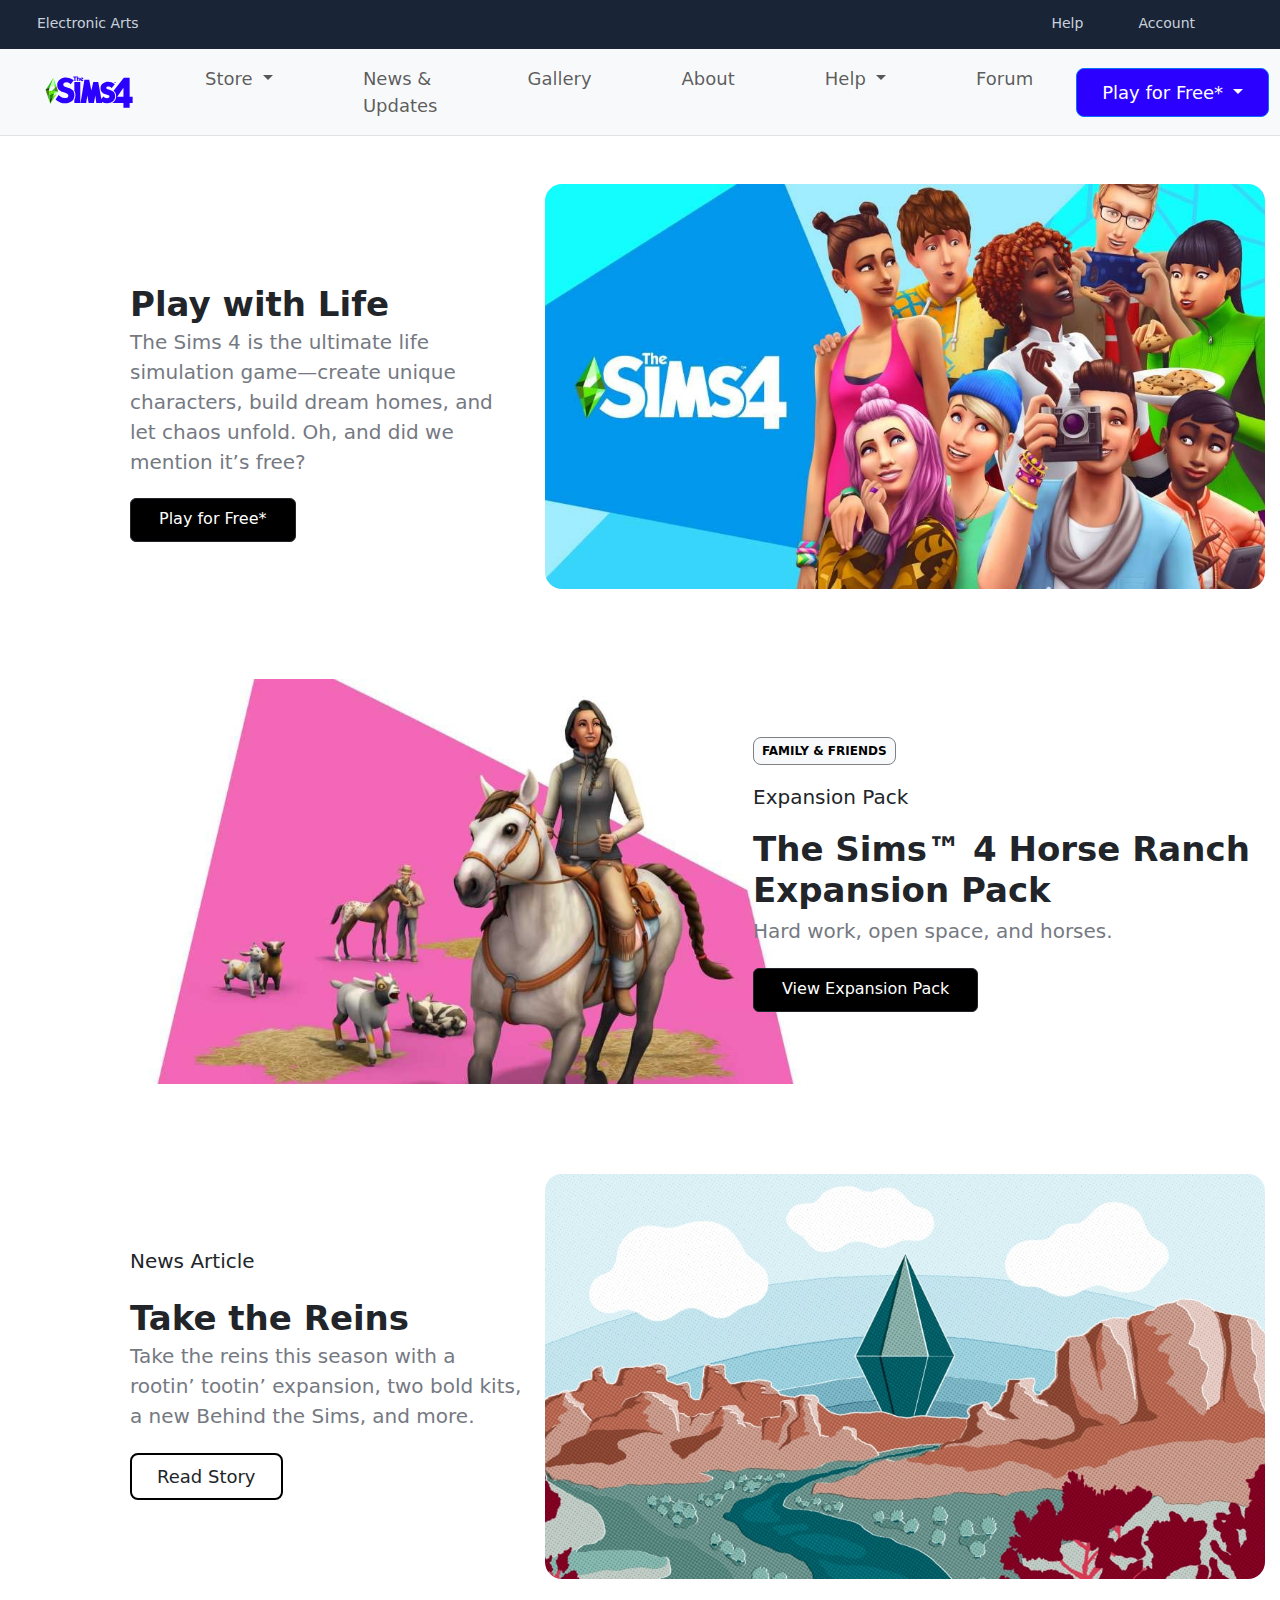
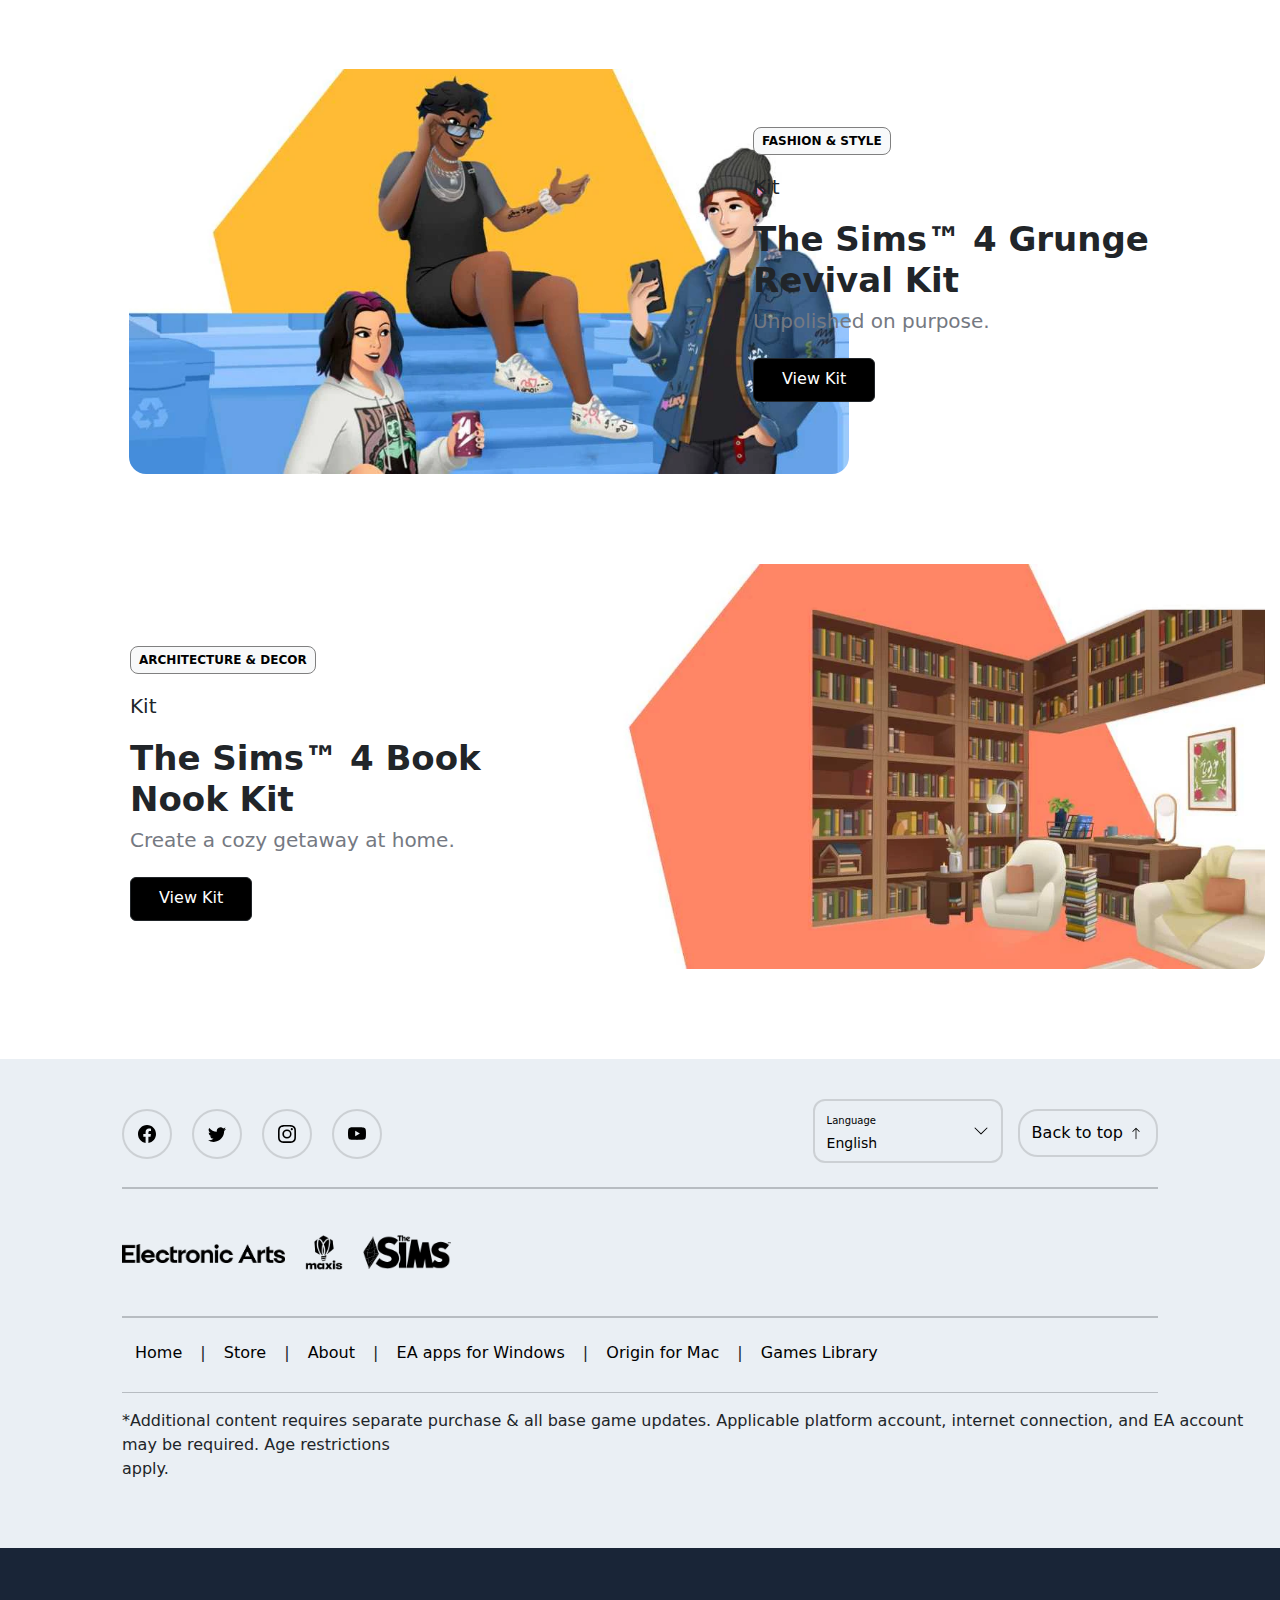
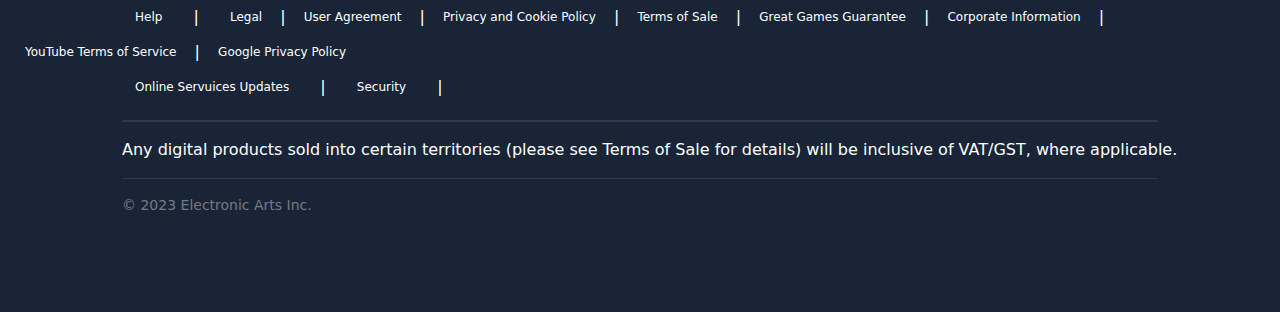
<file: sims4.html>
<!DOCTYPE html>
<html lang="en">
<head>
    <meta charset="UTF-8">
    <meta http-equiv="X-UA-Compatible" content="IE=edge">
    <meta name="viewport" content="width=device-width, initial-scale=1.0">
    <title>The Sims™ 4 - Download free - Electronic Arts</title>
    <link rel="icon" type="image/png" href="assets/favicon.png">
    <link rel="stylesheet" href="css/bootstrap.min.css">
    <link rel="stylesheet" href="css/bootstrap-icons.css">
    <script src="js/bootstrap.bundle.min.js"></script>
    <script src="js/jquery.min.js"></script>
</head>
<body style="background-color: white;">
    <!-- header -->
    <div class="header" style="background-color: #192537; height: 49px;">
        <div class="row" style="width: 100%;">
            <div class="col-6">
                <a href="" class="btn"><h6 class="pt-2 ps-4" style="color: #CAD1DD; font-size: 14px;">Electronic Arts</h6></a>
            </div>
            <div class="col-6 text-end">
                <a href="" class="btn"><h6 class="pt-2 text-end me-4" style="color: #CAD1DD; font-size: 14px;">Help</h6></a>
                <a href="" class="btn"><h6 class="pt-2 text-end me-5" style="color: #CAD1DD; font-size: 14px;">Account</h6></a>
            </div>
        </div>
    </div>

    <!-- CSS Navbar -->
    <style>
      .navbar-nav > li {
        margin-left: 39px;
        margin-right: 35px;
      }
    </style>

    <!-- Navbar -->
    <nav class="navbar navbar-expand-lg border-bottom bg-body-tertiary">
        <div class="container-fluid">
          <a class="navbar-brand ms-4" href="#">
            <svg viewBox="0 0 105 38" fill="none" xmlns="http://www.w3.org/2000/svg" alt="The Sims 4" height="32" width="106">
                <path d="m6.52 32.885 9.307-14.41-5.49-16.35L1 16.608l5.52 16.277Z" fill="#C7FFBD"></path><path d="M93.405 24.512h-7.441l7.441-10.482v10.482Zm7.356 0V2.062h-6.912L81.7 17.526c1.678 1.286 2.991 3.268 2.991 6.52 0 2.789-1.014 5.155-2.932 6.84a9.279 9.279 0 0 1-1.695 1.173h13.322v5.67h7.369v-5.67h3.568v-7.547h-3.561ZM82.386 8.32h.287V7.31h.375v-.255h-1.04v.254h.375l.003 1.011Zm1.202-.855.352.555h.023l.349-.555v.855h.263V7.055h-.296l-.33.535-.328-.535h-.307v1.269h.274v-.86Zm-56.819 6.334c-2.596-.806-4.838-1.5-4.838-3.605 0-1.814 2.12-2.644 3.558-2.644 2.218 0 3.564.74 5.006 1.933l.24.195 3.653-4.649-.246-.188a15.08 15.08 0 0 0-8.887-2.994c-5.107 0-10.531 3.126-10.531 8.922 0 6.232 4.499 7.676 8.468 8.955 2.6.832 4.844 1.553 4.844 3.634 0 2.155-2.577 2.882-4.202 2.882-3.841 0-6.583-2.772-7.438-3.589l-3.62 5.224c3.169 2.627 5.802 3.886 8.352 4.369a17.5 17.5 0 0 0 2.995.258c3.11 0 5.891-.856 7.836-2.41 2.136-1.698 3.265-4.209 3.265-7.269 0-6.394-4.502-7.792-8.474-9.02l.02-.004Zm49.677 2.574c-2.153-.66-3.472-1.14-3.472-2.36 0-1.017 1.359-1.579 2.303-1.579 1.728 0 2.709.582 4.019 1.728l.23.202 3.568-4.547-.22-.178a12.42 12.42 0 0 0-7.764-2.802c-4.322 0-8.91 2.673-8.91 7.626 0 5.343 4.101 6.662 7.1 7.623 2.158.694 3.481 1.18 3.481 2.38 0 1.377-1.892 1.823-2.81 1.823-1.748 0-3.212-.624-4.23-1.804l-.23-.267-2.35 3.01-3.715-20.074h-5.822l-2.34 10.134-2.55-12.84h-5.678l-4.608 27.61h6.714l1.353-8.835 1.576 8.836h6.23l1.666-8.922 1.132 8.922h7l-.3-1.305.06.026c1.963 1 4.138 1.509 6.339 1.484 5.683 0 9.353-3.225 9.353-8.218 0-5.472-4.107-6.748-7.109-7.676l-.016.003Zm-34.31-9.212v24.898h-7.05v-3.91a10.854 10.854 0 0 0 1.297-5.33c0-2.2-.497-3.882-1.297-5.194V7.161h7.05Zm1.856-1.055a3.152 3.152 0 0 0 1.876-.69l-.658-.929c-.335.266-.74.427-1.166.463a1.034 1.034 0 0 1-.694-.255l2.67-1.728c-.52-.816-1.156-1.21-1.976-1.21a2.158 2.158 0 0 0-1.538.62 2.177 2.177 0 0 0-.499 2.363 2.174 2.174 0 0 0 1.158 1.19c.261.113.543.173.827.176Zm.079-3.304c.163 0 .323.044.464.126l-1.471.951v-.05a.997.997 0 0 1 .616-.938.984.984 0 0 1 .388-.072l.003-.017ZM38.038 6.07h1.205V3.555c0-.472.237-.726.615-.726.31 0 .451.191.451.591v2.643h1.215V3.037a1.188 1.188 0 0 0-.746-1.214 1.174 1.174 0 0 0-.499-.078 1.509 1.509 0 0 0-1.152.528V.33h-1.089v5.74Zm-1.583 0h-1.35V1.725h-1.44l.368-1.279h3.722v1.279h-1.297l-.003 4.345Z" fill="#2B00FF"></path><path d="m15.85 18.475-.326.505-.017-.01-4.334 1.421.889-2.392 3.788.476Z" fill="#76FF83"></path><path d="m15.523 18.98-1.58 2.452-.02-.013-4.179 2.815 1.428-3.843 4.335-1.42.016.01Z" fill="#C7FFBD"></path><path d="m6.51 32.941 3.235-8.707 4.23-2.852-7.465 11.56ZM12.973 9.926l.75 2.227-2.077 2.033-.329-2.974c.58-.391 1.133-.82 1.656-1.286Z" fill="#5EEA03"></path><path d="m11.647 14.185.063.05.424 3.681-.072.083-3.818-.48 3.403-3.333Z" fill="#35BA2A"></path><path d="m10.334 2.082 2.633 7.844c-.52.468-1.069.901-1.646 1.296l-.987-9.14Z" fill="#76FF83"></path><path d="m5.894 27.307.616 5.634-1.573-4.64.895-.944.062-.05Z" fill="#5EEA03"></path><path d="m11.173 20.391-1.428 3.843-.014.01-.082.142-3.67 2.921h-.085l-.076-.053-.497-4.652.046-.12.073-.095 5.654-2.026.079.03Z" fill="#258402"></path><path d="m5.368 22.483.527 4.824-.063.05-.902.945-1.767-5.218.05-.056s1.355-.373 2.093-.598l.062.053Z" fill="#35BA2A"></path><path d="m9.731 24.244.013-.01-3.235 8.707-.615-5.634 3.837-3.063Z" fill="#134401"></path><path d="m4.777 17.084.59 5.399c-1.175.357-2.05.568-2.189.601L.979 16.608l.083-.06 3.62.456.095.08ZM13.724 12.157l2.126 6.318-3.788-.476-.414-3.813 2.076-2.03Z" fill="#4E801A"></path><path d="m12.058 17.999-.875 2.389s-4.506 1.702-5.796 2.091l-.59-5.399 3.52.443 3.741.476Z" fill="#5EEA03"></path><path d="m2.014 14.995.135.053 3.646-.991s.102-.136.142-.149h.016l4.38-11.833-8.32 12.92Z" fill="#35BA2A"></path><path d="M5.936 13.921a25.228 25.228 0 0 1-3.923 1.074L.979 16.608l3.805.476 1.175-3.17-.023.007Z" fill="#134401"></path><path d="m10.334 2.082-4.38 11.833a23.064 23.064 0 0 0 5.374-2.693l-.994-9.14Z" fill="#C7FFBD"></path><path d="M11.327 11.222a23.063 23.063 0 0 1-5.375 2.693l-1.175 3.169 3.463.436 3.406-3.334-.32-2.964Z" fill="#F6F7F5"></path>
            </svg>
          </a>
          <button class="navbar-toggler" type="button" data-bs-toggle="collapse" data-bs-target="#navbarSupportedContent" aria-controls="navbarSupportedContent" aria-expanded="false" aria-label="Toggle navigation">
            <span class="navbar-toggler-icon"></span>
          </button>
          <div class="collapse navbar-collapse" id="navbarSupportedContent">
            <ul class="navbar-nav mx-auto justify-content-center me-auto mb-2 mb-lg-0" style="font-size: 18px;">
              <li class="nav-item dropdown">
                <a class="nav-link dropdown-toggle" href="#" role="button" data-bs-toggle="dropdown" aria-expanded="false">
                  Store
                </a>
                <ul class="dropdown-menu">
                  <li><a class="dropdown-item" href="#">Discover</a></li>
                  <li><a class="dropdown-item" href="#">Browse All</a></li>
                  <li><a class="dropdown-item" href="#">Expansion Packs</a></li>
                  <li><a class="dropdown-item" href="#">Game Packs</a></li>
                  <li><a class="dropdown-item" href="#">Stuff Packs</a></li>
                  <li><a class="dropdown-item" href="#">Kits</a></li>
                  <li><a class="dropdown-item" href="#">Bundles</a></li>
                </ul>
              </li>
              <li class="nav-item">
                <a class="nav-link" href="#">News & Updates</a>
              </li>
              <li class="nav-item">
                <a class="nav-link" href="#">Gallery</a>
              </li>
              <li class="nav-item">
                <a class="nav-link" href="#">About</a>
              </li>
              <li class="nav-item dropdown">
                <a class="nav-link dropdown-toggle" href="#" role="button" data-bs-toggle="dropdown" aria-expanded="false">
                  Help
                </a>
                <ul class="dropdown-menu">
                  <li><a class="dropdown-item" href="#">Cheats</a></li>
                  <li><a class="dropdown-item" href="#">FAQs</a></li>
                  <li><a class="dropdown-item" href="#">Tips and Tricks</a></li>
                </ul>
              </li>
              <li class="nav-item">
                <a class="nav-link" href="#">Forum</a>
              </li>
            </ul>
            <div class="dropdown">
              <button class="dropdown-toggle btn btn-primary btn-lg me-5" style="font-size: 18px; background-color: #2B00FF; padding-top: 10px; padding-bottom: 10px; padding-left: 25px; padding-right: 25px;" type="button" data-bs-toggle="dropdown" aria-expanded="false">
                Play for Free*
              </button>
              <ul class="dropdown-menu">
                <li><a class="btn btn-light btn-lg" href="#">EA App for Windows</a></li>
                <li><a class="btn btn-light btn-lg" href="#">Origin for Mac</a></li>
                <li><a class="btn btn-light btn-lg" href="#">PlayStation</a></li>
                <li><a class="btn btn-light btn-lg" href="#">Xbox</a></li>
                <li><a class="btn btn-light btn-lg" href="#">Steam</a></li>
                <li><a class="btn btn-light btn-lg" href="#">Epic Games</a></li>
              </ul>
              </div>
          </div>
        </div>
      </nav>

      <!-- Konten -->
      <div class="container-fluid mt-5">
        <div class="row">
          <div class="col-5">
            <h3 style="margin-top: 100px; padding-left: 118px; font-size: 34px; font-weight: 700;">Play with Life</h3>
            <p style="margin-top: -6px; padding-left: 118px; font-size: 20px; font-weight: 400; color: #757982;">
              The Sims 4 is the ultimate life simulation game—create unique characters, build dream homes, and let chaos unfold. Oh, and did we mention it’s free?
            </p>
            <a href="ts4playforfree.html" class="btn btn-dark" style="margin-left: 118px; margin-top: 5px; padding-top: 8px; padding-bottom: 10px; padding-right: 28px; padding-left: 28px; font-size: 16px; font-weight: 500; background-color: black;">Play for Free*</a>
          </div>
          <div class="col-7">
            <img src="assets/ts4/TS4_Homepage.jpg" style="width: 720px; border-radius: 17px;" alt="">
          </div>
        </div>
        
        <div class="row" style="margin-top: 90px; margin-left: 90px;">
          <div class="col-6">
            <img src="assets/ts4/TS4_Horse.jpg" style="width: 720px;" alt="">
          </div>
          <div class="col-6">
            <button class="btn btn-light btn-sm" style="border-color: grey; border-width: 1px; font-weight: 800; margin-top: 58px; margin-left: 50px; padding-top: -6px; padding-bottom: -6px; font-size: 12px; border-radius: 8px;">FAMILY & FRIENDS</button>
            <h5 style="margin-left: 50px; margin-top: 20px; font-weight: 500;">Expansion Pack</h5>
            <h2 style="margin-left: 50px; margin-top: 20px; font-weight: 700; font-size: 34px;">
              The Sims™ 4 Horse Ranch <br>
              Expansion Pack
            </h2>
            <h5 style="margin-left: 50px; margin-top: 1px; font-weight: 400; color: #757982;">Hard work, open space, and horses.</h5>
            <a href="" class="btn btn-dark" style="margin-left: 50px; margin-top: 17px; padding-top: 8px; padding-bottom: 10px; padding-right: 28px; padding-left: 28px; font-size: 16px; font-weight: 500; background-color: black;">View Expansion Pack</a>
          </div>
        </div>
        
        <div class="row" style="margin-top: 90px;">
          <div class="col-5">
            <h3 style="margin-top: 75px; padding-left: 118px; font-size: 20px; font-weight: 500;">News Article</h3>
            <h3 style="margin-top: 25px; padding-left: 118px; font-size: 34px; font-weight: 700;">Take the Reins</h3>
            <p style="margin-top: -6px; padding-left: 118px; font-size: 20px; font-weight: 400; color: #757982;">
              Take the reins this season with a rootin’ tootin’ expansion, two bold kits, a new Behind the Sims, and more.
            </p>
            <a href="" class="btn btn-outline" style="margin-left: 118px; margin-top: 6px; padding-top: 8px; padding-bottom: 8px; padding-right: 25px; padding-left: 25px; font-size: 18px; font-weight: 400; border-width: 2px; border-color: black; border-radius: 8px;">Read Story</a>
          </div>
          <div class="col-7">
            <img src="assets/ts4/Sunrise.jpeg" style="width: 720px; border-radius: 17px;" alt="">
          </div>
        </div>
        
        <div class="row" style="margin-top: 90px; margin-left: 90px;">
          <div class="col-6">
            <img src="assets/ts4/TS4_Grunge-Revival.webp" style="width: 720px; border-radius: 17px; margin-left: 15px;" alt="">
          </div>
          <div class="col-6">
            <button class="btn btn-light btn-sm" style="border-color: grey; border-width: 1px; font-weight: 800; margin-top: 58px; margin-left: 50px; padding-top: -6px; padding-bottom: -6px; font-size: 12px; border-radius: 8px;">FASHION & STYLE</button>
            <h5 style="margin-left: 50px; margin-top: 20px; font-weight: 500;">Kit</h5>
            <h2 style="margin-left: 50px; margin-top: 20px; font-weight: 700; font-size: 34px;">
              The Sims™ 4 Grunge Revival Kit
            </h2>
            <h5 style="margin-left: 50px; margin-top: 1px; font-weight: 400; color: #757982;">Unpolished on purpose.</h5>
            <a href="" class="btn btn-dark" style="margin-left: 50px; margin-top: 17px; padding-top: 8px; padding-bottom: 10px; padding-right: 28px; padding-left: 28px; font-size: 16px; font-weight: 500; background-color: black;">View Kit</a>
          </div>
        </div>
        
        <div class="row" style="margin-top: 90px; margin-bottom: 90px;">
          <div class="col-5">
            <button class="btn btn-light btn-sm" style="border-color: grey; border-width: 1px; font-weight: 800; margin-top: 82px; margin-left: 118px; padding-top: -6px; padding-bottom: -6px; font-size: 12px; border-radius: 8px;">ARCHITECTURE & DECOR</button>
            <h5 style="margin-left: 118px; margin-top: 20px; font-weight: 500;">Kit</h5>
            <h2 style="margin-left: 118px; margin-top: 20px; font-weight: 700; font-size: 34px;">
              The Sims™ 4 Book Nook Kit
            </h2>
            <h5 style="margin-left: 118px; margin-top: 1px; font-weight: 400; color: #757982;">Create a cozy getaway at home.</h5>
            <a href="" class="btn btn-dark" style="margin-left: 118px; margin-top: 17px; padding-top: 8px; padding-bottom: 10px; padding-right: 28px; padding-left: 28px; font-size: 16px; font-weight: 500; background-color: black;">View Kit</a>
          </div>
          <div class="col-7">
            <img src="assets/ts4/TS4_Book.webp" style="width: 720px; border-radius: 17px;" alt="">
          </div>
        </div>
        
      </div>

      <style>
        .btn-smo {
            width: 30px;
            height: 30px;
            padding: 6px 0px;
            border-radius: 15px;
            font-size: 8px;
            text-align: center;
        }
      </style>
      <div class="container-fluid" style="background-color: #EAEFF4; padding-bottom: 1px;">
        <button class="btn btn-outline btn-circle btn-smo" style="background-color: transparent; border-color: #CCD0D4; margin-top: 50px; margin-left: 110px; border-width: 2px; width: 50px; height: 50px; border-radius: 50%;">
          <svg xmlns="http://www.w3.org/2000/svg" style="color: black;" width="18" height="18" fill="currentColor" class="bi bi-facebook" viewBox="0 0 16 16">
            <path d="M16 8.049c0-4.446-3.582-8.05-8-8.05C3.58 0-.002 3.603-.002 8.05c0 4.017 2.926 7.347 6.75 7.951v-5.625h-2.03V8.05H6.75V6.275c0-2.017 1.195-3.131 3.022-3.131.876 0 1.791.157 1.791.157v1.98h-1.009c-.993 0-1.303.621-1.303 1.258v1.51h2.218l-.354 2.326H9.25V16c3.824-.604 6.75-3.934 6.75-7.951z"/>
          </svg>
        </button>
        <button class="btn btn-outline btn-circle btn-smo" style="background-color: transparent; border-color: #CCD0D4; margin-top: 50px; margin-left: 15px; border-width: 2px; width: 50px; height: 50px; border-radius: 50%;">
          <svg xmlns="http://www.w3.org/2000/svg" style="color: black;" width="18" height="18" fill="currentColor" class="bi bi-twitter" viewBox="0 0 16 16">
            <path d="M5.026 15c6.038 0 9.341-5.003 9.341-9.334 0-.14 0-.282-.006-.422A6.685 6.685 0 0 0 16 3.542a6.658 6.658 0 0 1-1.889.518 3.301 3.301 0 0 0 1.447-1.817 6.533 6.533 0 0 1-2.087.793A3.286 3.286 0 0 0 7.875 6.03a9.325 9.325 0 0 1-6.767-3.429 3.289 3.289 0 0 0 1.018 4.382A3.323 3.323 0 0 1 .64 6.575v.045a3.288 3.288 0 0 0 2.632 3.218 3.203 3.203 0 0 1-.865.115 3.23 3.23 0 0 1-.614-.057 3.283 3.283 0 0 0 3.067 2.277A6.588 6.588 0 0 1 .78 13.58a6.32 6.32 0 0 1-.78-.045A9.344 9.344 0 0 0 5.026 15z"/>
          </svg>
        </button>
        <button class="btn btn-outline btn-circle btn-smo" style="background-color: transparent; border-color: #CCD0D4; margin-top: 50px; margin-left: 15px; border-width: 2px; width: 50px; height: 50px; border-radius: 50%;">
          <svg xmlns="http://www.w3.org/2000/svg" style="color: black;" width="18" height="18" fill="currentColor" class="bi bi-instagram" viewBox="0 0 16 16">
            <path d="M8 0C5.829 0 5.556.01 4.703.048 3.85.088 3.269.222 2.76.42a3.917 3.917 0 0 0-1.417.923A3.927 3.927 0 0 0 .42 2.76C.222 3.268.087 3.85.048 4.7.01 5.555 0 5.827 0 8.001c0 2.172.01 2.444.048 3.297.04.852.174 1.433.372 1.942.205.526.478.972.923 1.417.444.445.89.719 1.416.923.51.198 1.09.333 1.942.372C5.555 15.99 5.827 16 8 16s2.444-.01 3.298-.048c.851-.04 1.434-.174 1.943-.372a3.916 3.916 0 0 0 1.416-.923c.445-.445.718-.891.923-1.417.197-.509.332-1.09.372-1.942C15.99 10.445 16 10.173 16 8s-.01-2.445-.048-3.299c-.04-.851-.175-1.433-.372-1.941a3.926 3.926 0 0 0-.923-1.417A3.911 3.911 0 0 0 13.24.42c-.51-.198-1.092-.333-1.943-.372C10.443.01 10.172 0 7.998 0h.003zm-.717 1.442h.718c2.136 0 2.389.007 3.232.046.78.035 1.204.166 1.486.275.373.145.64.319.92.599.28.28.453.546.598.92.11.281.24.705.275 1.485.039.843.047 1.096.047 3.231s-.008 2.389-.047 3.232c-.035.78-.166 1.203-.275 1.485a2.47 2.47 0 0 1-.599.919c-.28.28-.546.453-.92.598-.28.11-.704.24-1.485.276-.843.038-1.096.047-3.232.047s-2.39-.009-3.233-.047c-.78-.036-1.203-.166-1.485-.276a2.478 2.478 0 0 1-.92-.598 2.48 2.48 0 0 1-.6-.92c-.109-.281-.24-.705-.275-1.485-.038-.843-.046-1.096-.046-3.233 0-2.136.008-2.388.046-3.231.036-.78.166-1.204.276-1.486.145-.373.319-.64.599-.92.28-.28.546-.453.92-.598.282-.11.705-.24 1.485-.276.738-.034 1.024-.044 2.515-.045v.002zm4.988 1.328a.96.96 0 1 0 0 1.92.96.96 0 0 0 0-1.92zm-4.27 1.122a4.109 4.109 0 1 0 0 8.217 4.109 4.109 0 0 0 0-8.217zm0 1.441a2.667 2.667 0 1 1 0 5.334 2.667 2.667 0 0 1 0-5.334z"/>
          </svg>
        </button>
        <button class="btn btn-outline btn-circle btn-smo" style="background-color: transparent; border-color: #CCD0D4; margin-top: 50px; margin-left: 15px; border-width: 2px; width: 50px; height: 50px; border-radius: 50%;">
          <svg xmlns="http://www.w3.org/2000/svg" style="color: black;" width="18" height="18" fill="currentColor" class="bi bi-youtube" viewBox="0 0 16 16">
            <path d="M8.051 1.999h.089c.822.003 4.987.033 6.11.335a2.01 2.01 0 0 1 1.415 1.42c.101.38.172.883.22 1.402l.01.104.022.26.008.104c.065.914.073 1.77.074 1.957v.075c-.001.194-.01 1.108-.082 2.06l-.008.105-.009.104c-.05.572-.124 1.14-.235 1.558a2.007 2.007 0 0 1-1.415 1.42c-1.16.312-5.569.334-6.18.335h-.142c-.309 0-1.587-.006-2.927-.052l-.17-.006-.087-.004-.171-.007-.171-.007c-1.11-.049-2.167-.128-2.654-.26a2.007 2.007 0 0 1-1.415-1.419c-.111-.417-.185-.986-.235-1.558L.09 9.82l-.008-.104A31.4 31.4 0 0 1 0 7.68v-.123c.002-.215.01-.958.064-1.778l.007-.103.003-.052.008-.104.022-.26.01-.104c.048-.519.119-1.023.22-1.402a2.007 2.007 0 0 1 1.415-1.42c.487-.13 1.544-.21 2.654-.26l.17-.007.172-.006.086-.003.171-.007A99.788 99.788 0 0 1 7.858 2h.193zM6.4 5.209v4.818l4.157-2.408L6.4 5.209z"/>
          </svg>
        </button>

        <a href="#" type="button" style="margin-top: 50px; margin-right: 110px; background-color: transparent; border-color: #CCD0D4; border-width: 2px; border-radius: 20px; padding-top: 10px; padding-bottom: 10px;" class="btn btn-light float-end">
          Back to top
          <svg xmlns="http://www.w3.org/2000/svg" width="16" height="13" fill="currentColor" class="bi bi-arrow-up" viewBox="0 0 16 16">
            <path fill-rule="evenodd" d="M8 15a.5.5 0 0 0 .5-.5V2.707l3.146 3.147a.5.5 0 0 0 .708-.708l-4-4a.5.5 0 0 0-.708 0l-4 4a.5.5 0 1 0 .708.708L7.5 2.707V14.5a.5.5 0 0 0 .5.5z"/>
          </svg>
        </a>

          <button class="btn btn-light float-end text-start" style="margin-top: 40px; margin-right: 15px; width: 190px; background-color: transparent; border-color: #CCD0D4; border-width: 2px; border-radius: 12px;" type="button" data-bs-toggle="dropdown" aria-expanded="false">
            <svg xmlns="http://www.w3.org/2000/svg" width="16" height="16" fill="currentColor" class="bi bi-chevron-down float-end mt-3" viewBox="0 0 16 16">
              <path fill-rule="evenodd" d="M1.646 4.646a.5.5 0 0 1 .708 0L8 10.293l5.646-5.647a.5.5 0 0 1 .708.708l-6 6a.5.5 0 0 1-.708 0l-6-6a.5.5 0 0 1 0-.708z"/>
            </svg>
            <span style="font-size: 10px;">Language</span> <br>
            <span style="font-size: 14px;">English</span>
          </button>
          <ul class="dropdown-menu">
            <li><a class="dropdown-item" href="#">Action</a></li>
            <li><a class="dropdown-item" href="#">Another action</a></li>
            <li><a class="dropdown-item" href="#">Something else here</a></li>
          </ul>

          <hr style="margin-left: 110px; margin-right: 110px; margin-top: 28px; border-width: 2px;">
          
          <a href=""><img src="assets/ts4/elar.png" width="13%" style="margin-left: 110px; margin-top: 30px;" alt=""></a>
          <a href=""><img src="assets/ts4/maxisb.png" width="3%" style="margin-left: 15px; margin-top: 30px;" alt=""></a>
          <a href=""><img src="assets/ts4/logosib.png" width="7%" style="margin-left: 15px; margin-top: 28px;" alt=""></a>
          
          <hr style="margin-left: 110px; margin-right: 110px; margin-top: 45px; border-width: 2px;">
          
          <a href="" class="btn" style="margin-left: 110px; color: black;">Home</a> | <a href="" class="btn" style="color: black;">Store</a> | <a class="btn" href="" style="color: black;">About</a> | <a class="btn" href="" style="color: black;">EA apps for Windows</a> | <a class="btn" href="" style="color: black;">Origin for Mac</a> | <a class="btn" href="" style="color: black;">Games Library</a>
          
          <hr style="margin-left: 110px; margin-right: 110px; margin-top: 20px; border-width: 1px;">
          
          <p style="margin-left: 110px; padding-bottom: 50px; font-size: 16px; font-weight: 500;">
            *Additional content requires separate purchase & all base game updates. Applicable platform account, internet connection, and EA account may be required. Age restrictions <br>
            apply.
          </p>
        </div>
        
        <!-- CSS Footer -->
        <style>
          .credit>a {
            font-size: 12px;
          }
        </style>

        <div class="container-fluid" style="background-color: #192537; padding-bottom: 80px;">
          <div class="credit" style="padding-top: 50px;">
            <a class="btn" href="" style="margin-left: 110px; color: white;">Help</a> <span class="btn" style="color: white;">|</span> <a class="btn" href="" style="color: white;">Legal</a> <span style="color: white;">|</span> <a class="btn" href="" style="color: white;">User Agreement</a> <span style="color: white;">|</span> <a class="btn" href="" style="color: white;">Privacy and Cookie Policy</a> <span style="color: white;">|</span> <a class="btn" href="" style="color: white;">Terms of Sale  </a> <span style="color: white;">|</span> <a class="btn" href="" style="color: white;">Great Games Guarantee</a> <span style="color: white;">|</span> <a class="btn" href="" style="color: white;">Corporate Information</a> <span style="color: white;">|</span> <a class="btn" href="" style="color: white;">YouTube Terms of Service</a> <span style="color: white;">|</span> <a class="btn" href="" style="color: white;">Google Privacy Policy</a> <br>
            <a class="btn" href="" style="margin-left: 110px; color: white;">Online Servuices Updates</a> <span class="btn" style="color: white;">|</span> <a class="btn" href="" style="color: white;">Security</a> <span class="btn" style="color: white;">|</span>
            <hr style="margin-left: 110px; margin-right: 110px; margin-top: 14px; border-width: 2px; color: #757982;">
            <p style="margin-left: 110px;  font-size: 16px; font-weight: 500; color: white;">
              Any digital products sold into certain territories (please see Terms of Sale for details) will be inclusive of VAT/GST, where applicable.
            </p>
            <hr style="margin-left: 110px; margin-right: 110px; margin-top: 14px; border-width: 1px; color: #757982;">
            <p style="margin-left: 110px;  font-size: 14px; font-weight: 500; color: #757982;">
              © 2023 Electronic Arts Inc.
            </p>
          </div>
        </div>
        
      </body>
      </html>
</file>
